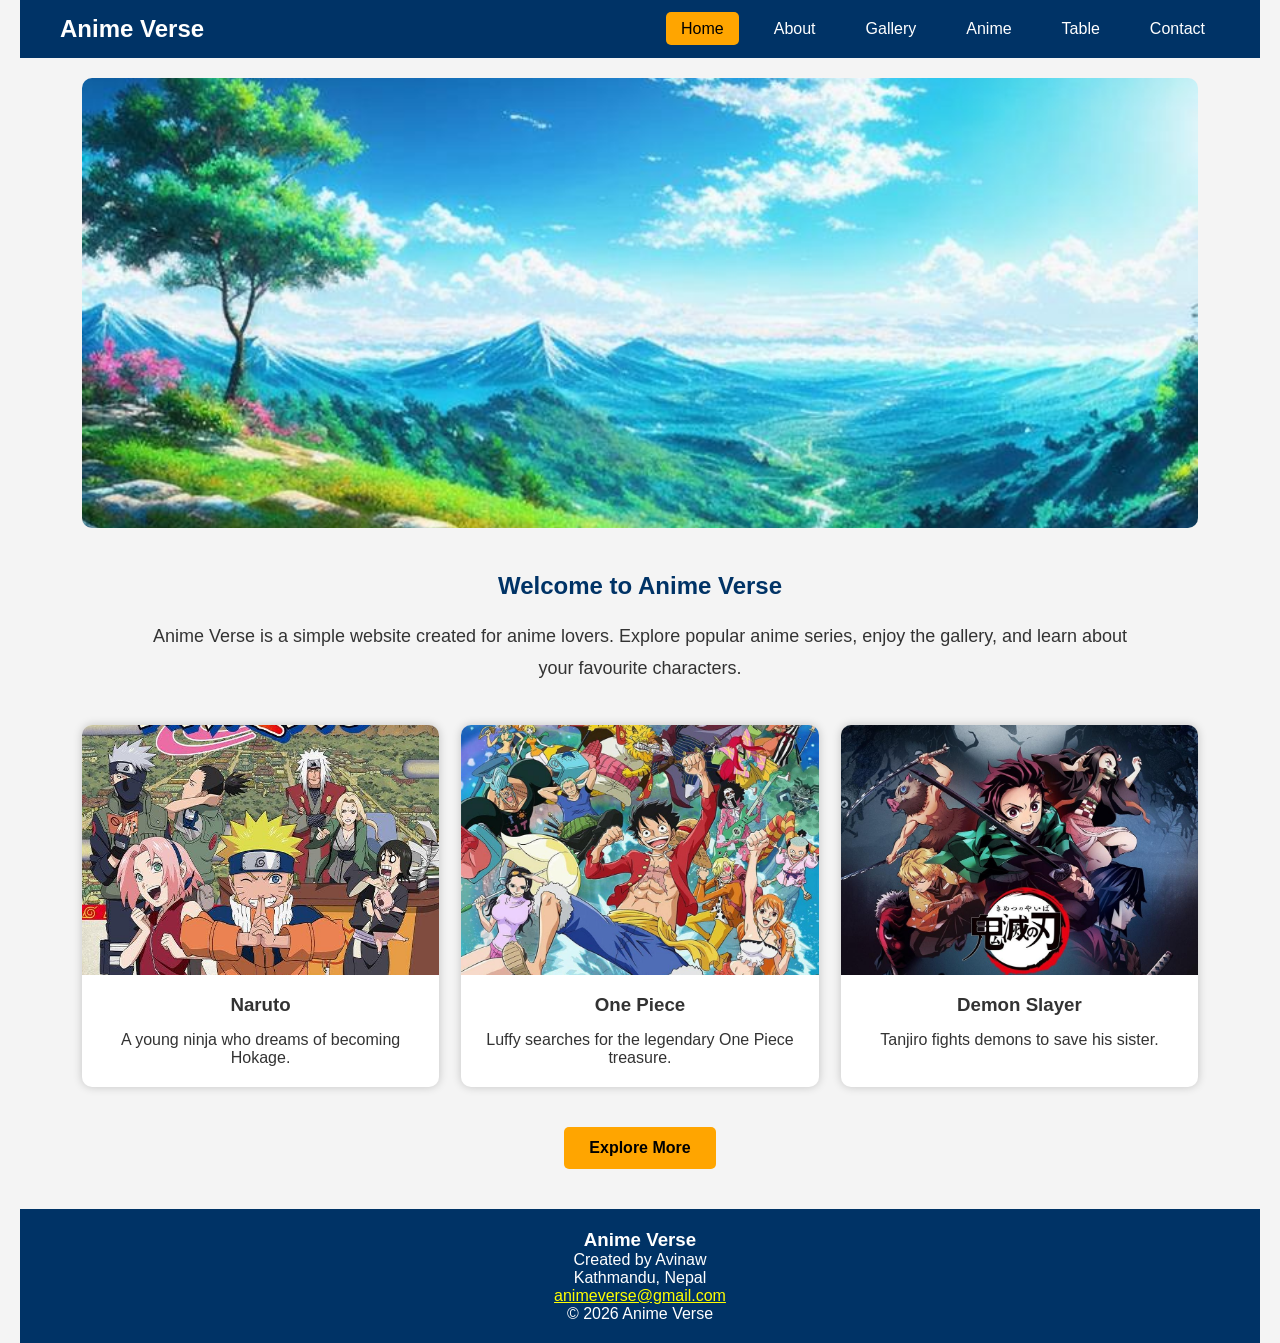
<file: index.html>
<!DOCTYPE html>
<html lang="en">

<head>

    <meta charset="UTF-8">

    <meta name="viewport" content="width=device-width, initial-scale=1.0">

    <title>Anime Verse | Home</title>

    <link rel="stylesheet" href="css/style.css">

</head>

<body>
<div class="container">
    <!-- Navigation Bar -->
    
    <nav class="navbar">

        <div class="logo">

            <h2>Anime Verse</h2>

        </div>

        <ul class="nav-links">

            <li><a href="index.html" class="active">Home</a></li>

            <li><a href="about.html">About</a></li>

            <li><a href="gallery.html">Gallery</a></li>

            <li><a href="anime.html">Anime</a></li>

            <li><a href="table.html">Table</a></li>

            <li><a href="contact.html">Contact</a></li>

        </ul>

    </nav>

    <!-- Image Slider -->

    <section class="slider">

        <img src="images/h1.jpeg" id="slide" alt="Anime Banner">

    </section>

    <!-- Welcome -->

    <section class="welcome">

        <h1>Welcome to Anime Verse</h1>

        <p>

            Anime Verse is a simple website created for anime lovers.

            Explore popular anime series, enjoy the gallery,

            and learn about your favourite characters.

        </p>

    </section>

    <!-- Featured Anime -->

    <section class="featured">

        <div class="card">

            <img src="images/f1.jpeg" alt="Naruto">

            <h3>Naruto</h3>

            <p>A young ninja who dreams of becoming Hokage.</p>

        </div>

        <div class="card">

            <img src="images/f2.jpeg" alt="One Piece">

            <h3>One Piece</h3>

            <p>Luffy searches for the legendary One Piece treasure.</p>

        </div>

        <div class="card">

            <img src="images/f3.jpeg" alt="Demon Slayer">

            <h3>Demon Slayer</h3>

            <p>Tanjiro fights demons to save his sister.</p>

        </div>

    </section>

    <div class="button-box">

        <a href="anime.html" class="btn">Explore More</a>

    </div>

    <!-- Footer -->

    <footer>

        <h3>Anime Verse</h3>

        <p>Created by Avinaw</p>

        <p>Kathmandu, Nepal</p>

        <p>

            <a href="mailto:animeverse@gmail.com">

                animeverse@gmail.com

            </a>

        </p>

        <p>&copy; 2026 Anime Verse</p>

    </footer>

</div>

    <script src="js/slider.js"></script>

</body>

</html>
</file>
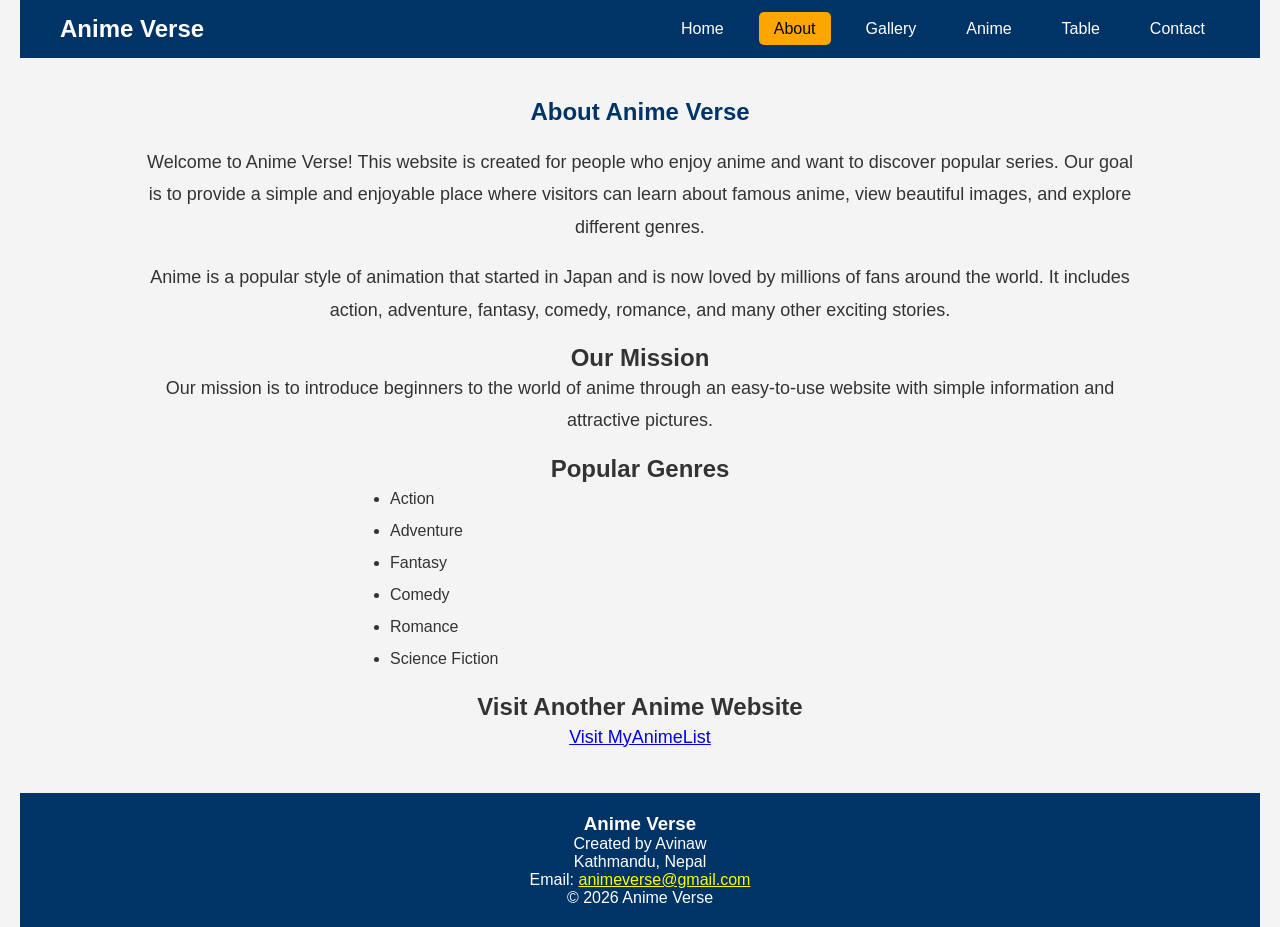
<file: about.html>
<!DOCTYPE html>
<html lang="en">

<head>
    <meta charset="UTF-8">
    <meta name="viewport" content="width=device-width, initial-scale=1.0">
    <title>Anime Verse | About</title>

    <link rel="stylesheet" href="css/style.css">
</head>

<body>
<div class="container">

    <!-- Navigation -->
    <nav class="navbar">

        <div class="logo">
            <h2>Anime Verse</h2>
        </div>

        <ul class="nav-links">
            <li><a href="index.html">Home</a></li>
            <li><a href="about.html" class="active">About</a></li>
            <li><a href="gallery.html">Gallery</a></li>
            <li><a href="anime.html">Anime</a></li>
            <li><a href="table.html">Table</a></li>
            <li><a href="contact.html">Contact</a></li>
        </ul>

    </nav>

    <!-- About Section -->
    <section class="welcome">

        <h1>About Anime Verse</h1>

        <p>
            Welcome to Anime Verse! This website is created for people who enjoy
            anime and want to discover popular series. Our goal is to provide a
            simple and enjoyable place where visitors can learn about famous
            anime, view beautiful images, and explore different genres.
        </p>

        <br>

        <p>
            Anime is a popular style of animation that started in Japan and is
            now loved by millions of fans around the world. It includes action,
            adventure, fantasy, comedy, romance, and many other exciting
            stories.
        </p>

        <br>

        <h2>Our Mission</h2>

        <p>
            Our mission is to introduce beginners to the world of anime through
            an easy-to-use website with simple information and attractive
            pictures.
        </p>

        <br>

        <h2>Popular Genres</h2>

        <ul style="text-align:left; max-width:500px; margin:auto; line-height:2;">
            <li>Action</li>
            <li>Adventure</li>
            <li>Fantasy</li>
            <li>Comedy</li>
            <li>Romance</li>
            <li>Science Fiction</li>
        </ul>

        <br>

        <h2>Visit Another Anime Website</h2>

        <p>
            <a href="https://myanimelist.net" target="_blank">
                Visit MyAnimeList
            </a>
        </p>

    </section>

    <!-- Footer -->
    <footer>

        <h3>Anime Verse</h3>

        <p>Created by Avinaw</p>

        <p>Kathmandu, Nepal</p>

        <p>
            Email:
            <a href="mailto:animeverse@gmail.com">
                animeverse@gmail.com
            </a>
        </p>

        <p>&copy; 2026 Anime Verse</p>

    </footer>
</div>

</body>

</html>
</file>
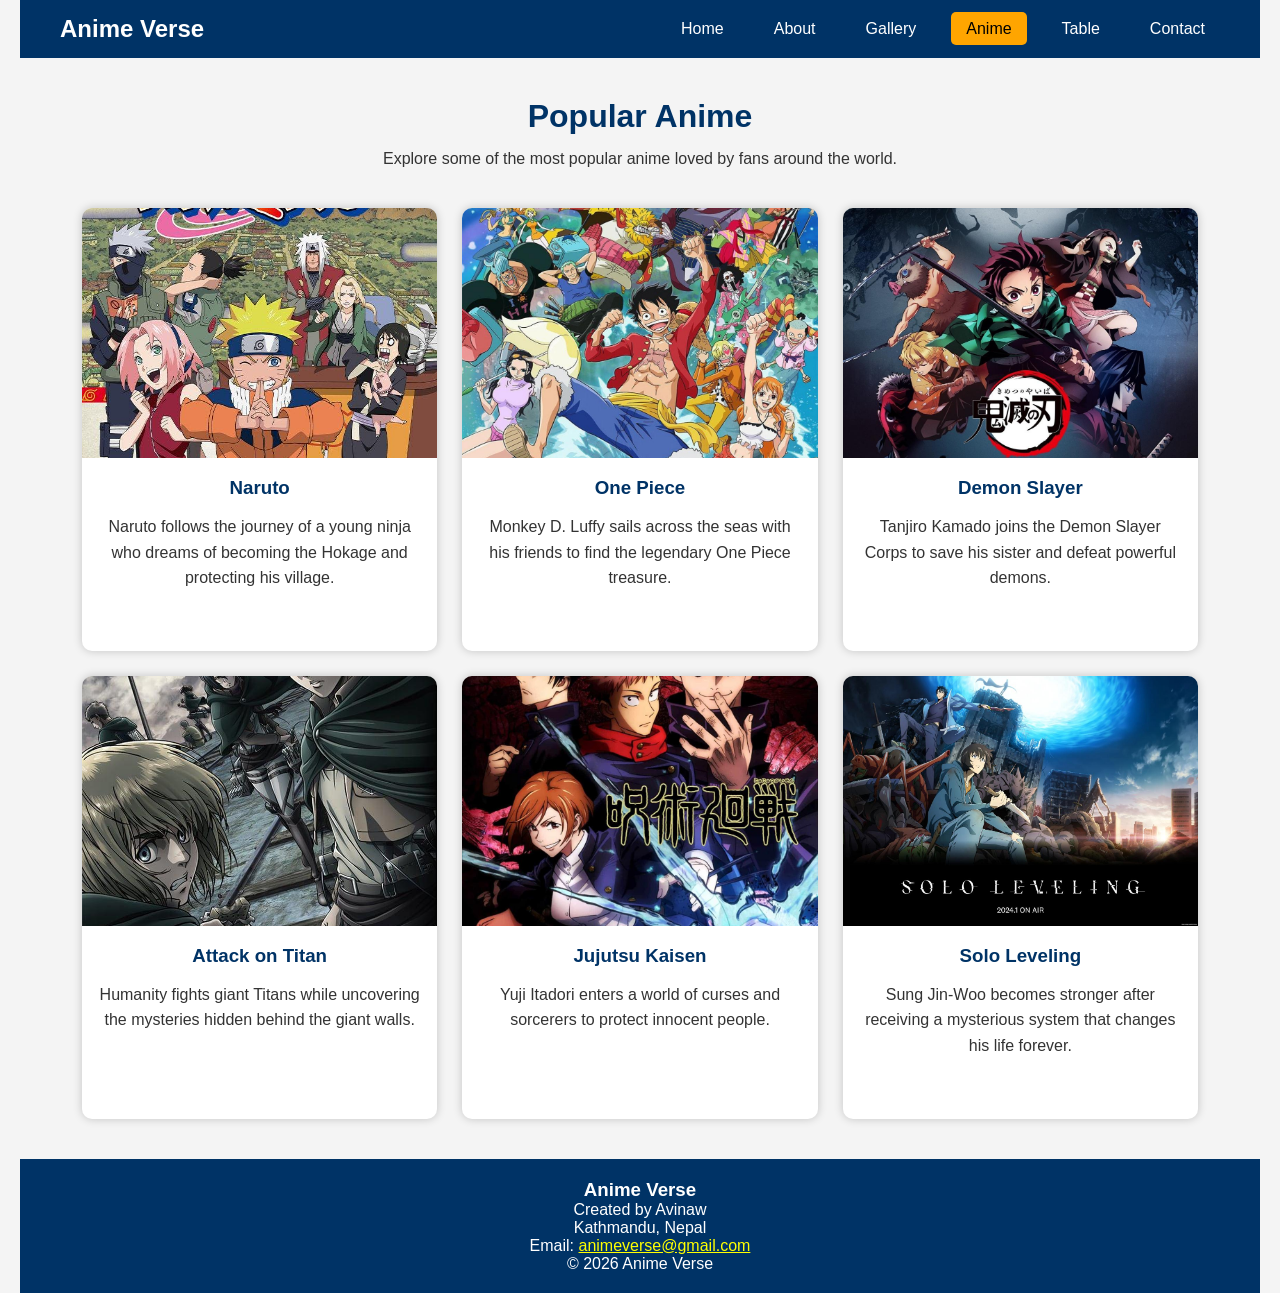
<file: anime.html>
<!DOCTYPE html>
<html lang="en">

<head>

    <meta charset="UTF-8">
    <meta name="viewport" content="width=device-width, initial-scale=1.0">

    <title>Anime Verse | Anime</title>

    <link rel="stylesheet" href="css/style.css">

    <style>

        .anime-container{
            width:90%;
            max-width:1200px;
            margin:40px auto;
        }

        .anime-container h1{
            text-align:center;
            color:#003366;
            margin-bottom:15px;
        }

        .anime-container p{
            text-align:center;
            margin-bottom:40px;
        }

        .anime-grid{
            display:grid;
            grid-template-columns:repeat(3,1fr);
            gap:25px;
        }

        .anime-card{
            background:white;
            border-radius:10px;
            overflow:hidden;
            box-shadow:0 0 10px rgba(0,0,0,0.2);
            text-align:center;
        }

        .anime-card img{
            width:100%;
            height:250px;
            object-fit:cover;
        }

        .anime-card h3{
            margin:15px 0;
            color:#003366;
        }

        .anime-card p{
            padding:0 15px 20px;
            line-height:1.6;
        }

        @media(max-width:768px){

            .anime-grid{
                grid-template-columns:1fr;
            }

        }

    </style>

</head>

<body>
<div class="container">

<!-- Navigation -->

<nav class="navbar">

<div class="logo">
<h2>Anime Verse</h2>
</div>

<ul class="nav-links">

<li><a href="index.html">Home</a></li>

<li><a href="about.html">About</a></li>

<li><a href="gallery.html">Gallery</a></li>

<li><a href="anime.html" class="active">Anime</a></li>

<li><a href="table.html">Table</a></li>

<li><a href="contact.html">Contact</a></li>

</ul>

</nav>

<!-- Heading -->

<div class="anime-container">

<h1>Popular Anime</h1>

<p>
Explore some of the most popular anime loved by fans around the world.
</p>

<div class="anime-grid">

<div class="anime-card">

<img src="images/f1.jpeg" alt="Naruto">

<h3>Naruto</h3>

<p>
Naruto follows the journey of a young ninja who dreams of becoming the Hokage and protecting his village.
</p>

</div>

<div class="anime-card">

<img src="images/f2.jpeg" alt="One Piece">

<h3>One Piece</h3>

<p>
Monkey D. Luffy sails across the seas with his friends to find the legendary One Piece treasure.
</p>

</div>

<div class="anime-card">

<img src="images/f3.jpeg" alt="Demon Slayer">

<h3>Demon Slayer</h3>

<p>
Tanjiro Kamado joins the Demon Slayer Corps to save his sister and defeat powerful demons.
</p>

</div>

<div class="anime-card">

<img src="images/anime1.jpeg" alt="Attack on Titan">

<h3>Attack on Titan</h3>

<p>
Humanity fights giant Titans while uncovering the mysteries hidden behind the giant walls.
</p>

</div>

<div class="anime-card">

<img src="images/anime2.jpeg" alt="Jujutsu Kaisen">

<h3>Jujutsu Kaisen</h3>

<p>
Yuji Itadori enters a world of curses and sorcerers to protect innocent people.
</p>

</div>

<div class="anime-card">

<img src="images/anime3.jpeg" alt="Solo Leveling">

<h3>Solo Leveling</h3>

<p>
Sung Jin-Woo becomes stronger after receiving a mysterious system that changes his life forever.
</p>

</div>

</div>

</div>

<!-- Footer -->

<footer>

<h3>Anime Verse</h3>

<p>Created by Avinaw</p>

<p>Kathmandu, Nepal</p>

<p>

Email:

<a href="mailto:animeverse@gmail.com">

animeverse@gmail.com

</a>

</p>

<p>&copy; 2026 Anime Verse</p>

</footer>

</div>

</body>

</html>
</file>
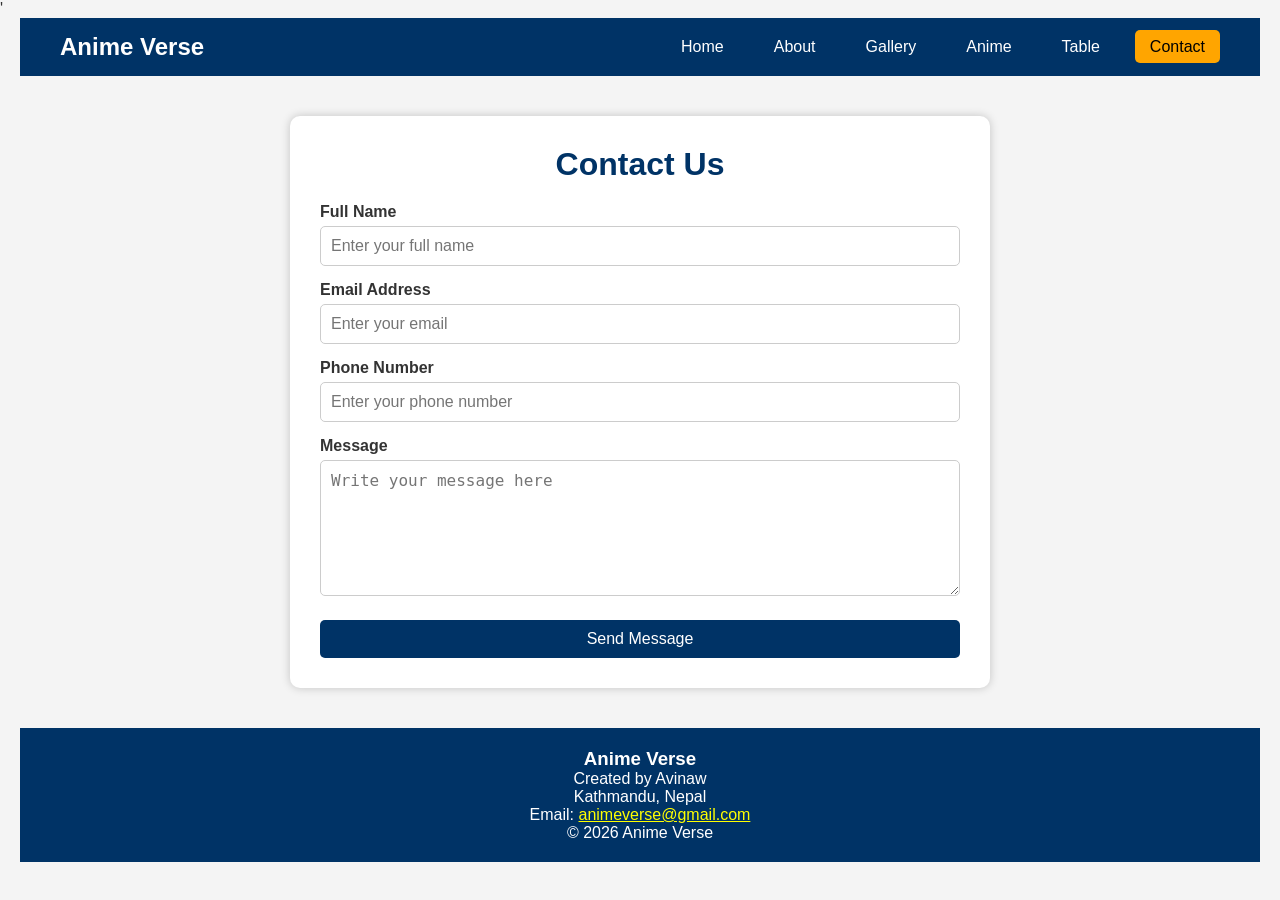
<file: contact.html>
<!DOCTYPE html>
<html lang="en">

<head>

    <meta charset="UTF-8">
    <meta name="viewport" content="width=device-width, initial-scale=1.0">

    <title>Anime Verse | Contact</title>

    <link rel="stylesheet" href="css/style.css">

    <style>

        .contact-container{

            width:90%;
            max-width:700px;
            margin:40px auto;
            background:white;
            padding:30px;
            border-radius:10px;
            box-shadow:0 0 10px rgba(0,0,0,0.2);

        }

        .contact-container h1{

            text-align:center;
            color:#003366;
            margin-bottom:20px;

        }

        .contact-container label{

            display:block;
            margin-top:15px;
            font-weight:bold;

        }

        .contact-container input,
        .contact-container textarea{

            width:100%;
            padding:10px;
            margin-top:5px;
            border:1px solid #ccc;
            border-radius:5px;
            font-size:16px;

        }

        .contact-container textarea{

            resize:vertical;

        }

        .contact-container input[type="submit"]{

            background:#003366;
            color:white;
            border:none;
            margin-top:20px;
            cursor:pointer;

        }

        .contact-container input[type="submit"]:hover{

            background:orange;
            color:black;

        }

    </style>

</head>

<body>'
<div class="container">

<!-- Navigation -->

<nav class="navbar">

<div class="logo">

<h2>Anime Verse</h2>

</div>

<ul class="nav-links">

<li><a href="index.html">Home</a></li>

<li><a href="about.html">About</a></li>

<li><a href="gallery.html">Gallery</a></li>

<li><a href="anime.html">Anime</a></li>

<li><a href="table.html">Table</a></li>

<li><a href="contact.html" class="active">Contact</a></li>

</ul>

</nav>

<!-- Contact Form -->

<div class="contact-container">

<h1>Contact Us</h1>

<form onsubmit="return validateForm()">

<label for="name">Full Name</label>

<input
type="text"
id="name"
placeholder="Enter your full name">

<label for="email">Email Address</label>

<input
type="email"
id="email"
placeholder="Enter your email">

<label for="phone">Phone Number</label>

<input
type="text"
id="phone"
placeholder="Enter your phone number">

<label for="message">Message</label>

<textarea
id="message"
rows="6"
placeholder="Write your message here"></textarea>

<input
type="submit"
value="Send Message">

</form>

</div>

<!-- Footer -->

<footer>

<h3>Anime Verse</h3>

<p>Created by Avinaw</p>

<p>Kathmandu, Nepal</p>

<p>

Email:

<a href="mailto:animeverse@gmail.com">

animeverse@gmail.com

</a>

</p>

<p>&copy; 2026 Anime Verse</p>

</footer>

</div>

<script src="js/validation.js"></script>

</body>

</html>
</file>
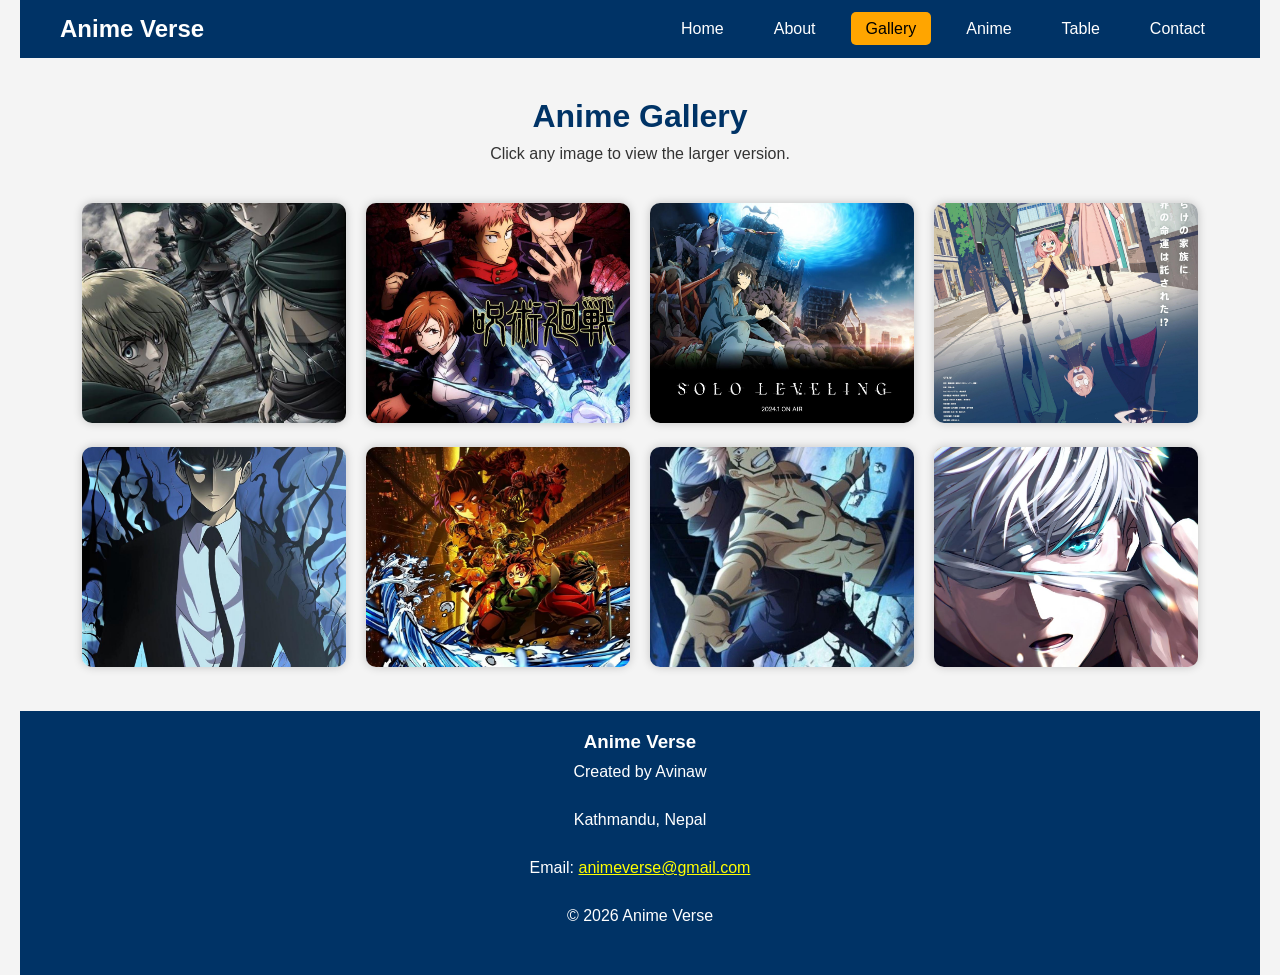
<file: gallery.html>
<!DOCTYPE html>
<html lang="en">

<head>
    <meta charset="UTF-8">
    <meta name="viewport" content="width=device-width, initial-scale=1.0">
    <title>Anime Verse | Gallery</title>

    <link rel="stylesheet" href="css/style.css">

    <style>

        .gallery{
            width:90%;
            max-width:1200px;
            margin:40px auto;
            display:grid;
            grid-template-columns:repeat(4,1fr);
            gap:20px;
        }

        .gallery img{
            width:100%;
            height:220px;
            object-fit:cover;
            border-radius:10px;
            transition:0.3s;
            box-shadow:0 0 10px rgba(0,0,0,0.2);
        }

        .gallery img:hover{
            transform:scale(1.05);
        }

        h1{
            text-align:center;
            margin-top:40px;
            color:#003366;
        }

        p{
            text-align:center;
            margin-top:10px;
            margin-bottom:30px;
        }

        @media(max-width:768px){

            .gallery{
                grid-template-columns:repeat(2,1fr);
            }

        }

    </style>

</head>

<body>
<div class="container">

<!-- Navigation -->

<nav class="navbar">

    <div class="logo">
        <h2>Anime Verse</h2>
    </div>

    <ul class="nav-links">

        <li><a href="index.html">Home</a></li>

        <li><a href="about.html">About</a></li>

        <li><a href="gallery.html" class="active">Gallery</a></li>

        <li><a href="anime.html">Anime</a></li>

        <li><a href="table.html">Table</a></li>

        <li><a href="contact.html">Contact</a></li>

    </ul>

</nav>

<h1>Anime Gallery</h1>

<p>Click any image to view the larger version.</p>

<div class="gallery">

<a href="images/anime1.jpeg" target="_blank">
<img src="images/anime1.jpeg" alt="Anime Image 1">
</a>

<a href="images/anime2.jpeg" target="_blank">
<img src="images/anime2.jpeg" alt="Anime Image 2">
</a>

<a href="images/anime3.jpeg" target="_blank">
<img src="images/anime3.jpeg" alt="Anime Image 3">
</a>

<a href="images/anime4.jpeg" target="_blank">
<img src="images/anime4.jpeg" alt="Anime Image 4">
</a>

<a href="images/anime5.jpeg" target="_blank">
<img src="images/anime5.jpeg" alt="Anime Image 5">
</a>

<a href="images/anime6.jpeg" target="_blank">
<img src="images/anime6.jpeg" alt="Anime Image 6">
</a>

<a href="images/anime7.jpeg" target="_blank">
<img src="images/anime7.jpeg" alt="Anime Image 7">
</a>

<a href="images/anime8.jpeg" target="_blank">
<img src="images/anime8.jpeg" alt="Anime Image 8">
</a>

</div>

<!-- Footer -->

<footer>

<h3>Anime Verse</h3>

<p>Created by Avinaw</p>

<p>Kathmandu, Nepal</p>

<p>
Email:
<a href="mailto:animeverse@gmail.com">
animeverse@gmail.com
</a>
</p>

<p>&copy; 2026 Anime Verse</p>

</footer>

</div>

</body>

</html>
</file>
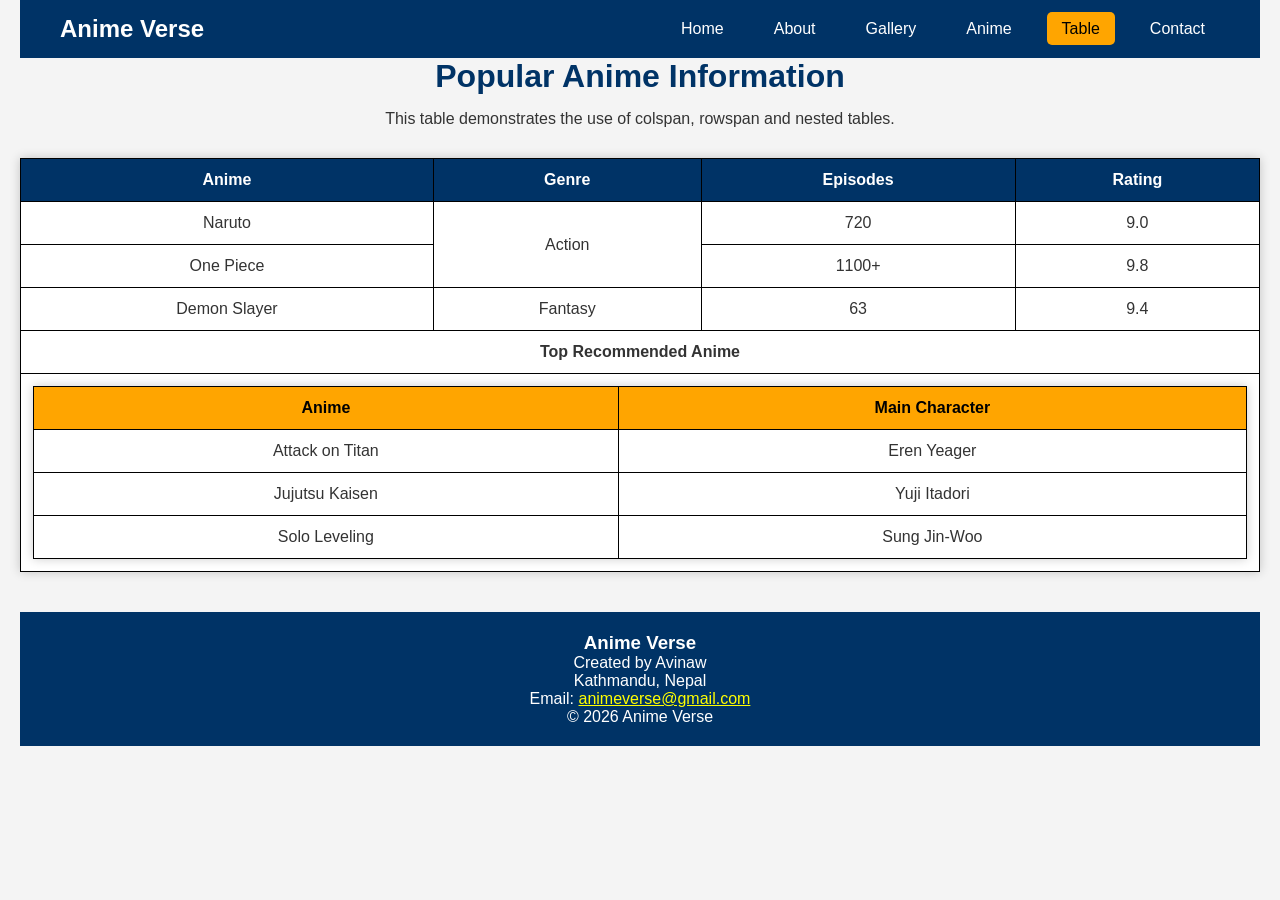
<file: table.html>
<!DOCTYPE html>
<html lang="en">

<head>

    <meta charset="UTF-8">
    <meta name="viewport" content="width=device-width, initial-scale=1.0">

    <title>Anime Verse | Anime Table</title>

    <link rel="stylesheet" href="css/style.css">

</head>

<body>
<div class="container">

<!-- Navigation -->

<nav class="navbar">

<div class="logo">

<h2>Anime Verse</h2>

</div>

<ul class="nav-links">

<li><a href="index.html">Home</a></li>

<li><a href="about.html">About</a></li>

<li><a href="gallery.html">Gallery</a></li>

<li><a href="anime.html">Anime</a></li>

<li><a href="table.html" class="active">Table</a></li>

<li><a href="contact.html">Contact</a></li>

</ul>

</nav>

<!-- Table Section -->

<div class="table-container">

<h1>Popular Anime Information</h1>

<p>This table demonstrates the use of colspan, rowspan and nested tables.</p>

<table>

<tr>

<th>Anime</th>

<th>Genre</th>

<th>Episodes</th>

<th>Rating</th>

</tr>

<tr>

<td>Naruto</td>

<td rowspan="2">Action</td>

<td>720</td>

<td>9.0</td>

</tr>

<tr>

<td>One Piece</td>

<td>1100+</td>

<td>9.8</td>

</tr>

<tr>

<td>Demon Slayer</td>

<td>Fantasy</td>

<td>63</td>

<td>9.4</td>

</tr>

<tr>

<td colspan="4"><strong>Top Recommended Anime</strong></td>

</tr>

<tr>

<td colspan="4">

<table class="nested">

<tr>

<th>Anime</th>

<th>Main Character</th>

</tr>

<tr>

<td>Attack on Titan</td>

<td>Eren Yeager</td>

</tr>

<tr>

<td>Jujutsu Kaisen</td>

<td>Yuji Itadori</td>

</tr>

<tr>

<td>Solo Leveling</td>

<td>Sung Jin-Woo</td>

</tr>

</table>

</td>

</tr>

</table>

</div>

<!-- Footer -->

<footer>

<h3>Anime Verse</h3>

<p>Created by Avinaw</p>

<p>Kathmandu, Nepal</p>

<p>

Email:

<a href="mailto:animeverse@gmail.com">

animeverse@gmail.com

</a>

</p>

<p>&copy; 2026 Anime Verse</p>

</footer>

</div>

</body>

</html>
</file>
<file: css/style.css>
/* ==========================
   Anime Verse Website
   Created by Avinaw
========================== */

/* Reset */
*{
    margin:0;
    padding:0;
    box-sizing:border-box;
}

/* Main Container */
.container {
    width: 100%;
    max-width: 1320px;
    margin: 0 auto;
    padding: 0 20px;
}

/* Body */
body{
    font-family:Arial, Helvetica, sans-serif;
    background:#f4f4f4;
    color:#333;
}

/* Navigation Bar */
.navbar{
    background:#003366;
    display:flex;
    justify-content:space-between;
    align-items:center;
    padding:15px 40px;
}

.logo h2{
    color:white;
}

/* Navigation Menu */
.nav-links{
    list-style:none;
    display:flex;
}

.nav-links li{
    margin-left:20px;
}

.nav-links a{
    color:white;
    text-decoration:none;
    padding:8px 15px;
    border-radius:5px;
    transition:0.3s;
}

.nav-links a:hover{
    background:orange;
    color:black;
}

.active{
    background:orange;
    color:black !important;
}

/* Banner */
.slider{
    width:90%;
    max-width:1200px;
    margin:20px auto;
}

.slider img{
    width:100%;
    height:450px;
    border-radius:10px;
    object-fit:cover;
}

/* Welcome Section */
.welcome{
    width:90%;
    max-width:1000px;
    margin:40px auto;
    text-align:center;
}

.welcome h1{
    color:#003366;
    margin-bottom:20px;
}

.welcome p{
    line-height:1.8;
    font-size:18px;
}

/* Featured Cards */
.featured{
    width:90%;
    max-width:1200px;
    margin:40px auto;
    display:flex;
    justify-content:space-between;
    gap:20px;
}

.card{
    background:white;
    width:32%;
    border-radius:10px;
    overflow:hidden;
    box-shadow:0 0 10px rgba(0,0,0,0.2);
    text-align:center;
}

.card img{
    width:100%;
    height:250px;
    object-fit:cover;
}

.card h3{
    margin:15px 0;
}

.card p{
    padding:0 15px 20px;
}

/* Button */
.button-box{
    text-align:center;
    margin:30px;
}

<!---- Table ----->
.table-container{

            width:90%;
            max-width:1100px;
            margin:40px auto;

        }

        .table-container h1{

            text-align:center;
            color:#003366;
            margin-bottom:15px;

        }

        .table-container p{

            text-align:center;
            margin-bottom:30px;

        }

        table{

            width:100%;
            border-collapse:collapse;
            background:white;
            box-shadow:0 0 10px rgba(0,0,0,0.2);

        }

        table,th,td{

            border:1px solid black;

        }

        th{

            background:#003366;
            color:white;
            padding:12px;

        }

        td{

            padding:12px;
            text-align:center;

        }

        .nested{

            width:100%;

        }

        .nested th{

            background:orange;
            color:black;

        }

.btn{
    display:inline-block;
    background:orange;
    color:black;
    padding:12px 25px;
    text-decoration:none;
    border-radius:5px;
    font-weight:bold;
}

.btn:hover{
    background:#ff9900;
    color:white;
}

/* Footer */
footer{
    background:#003366;
    color:white;
    text-align:center;
    padding:20px;
    margin-top:40px;
}

footer a{
    color:yellow;
}

footer a:hover{
    color:white;
}

/* Mobile */
@media(max-width:768px){

    .navbar{
        flex-direction:column;
    }

    .nav-links{
        flex-direction:column;
        text-align:center;
        margin-top:10px;
    }

    .nav-links li{
        margin:10px 0;
    }

    .featured{
        flex-direction:column;
        align-items:center;
    }

    .card{
        width:90%;
    }

    .slider img{
        height:250px;
    }

}
</file>
